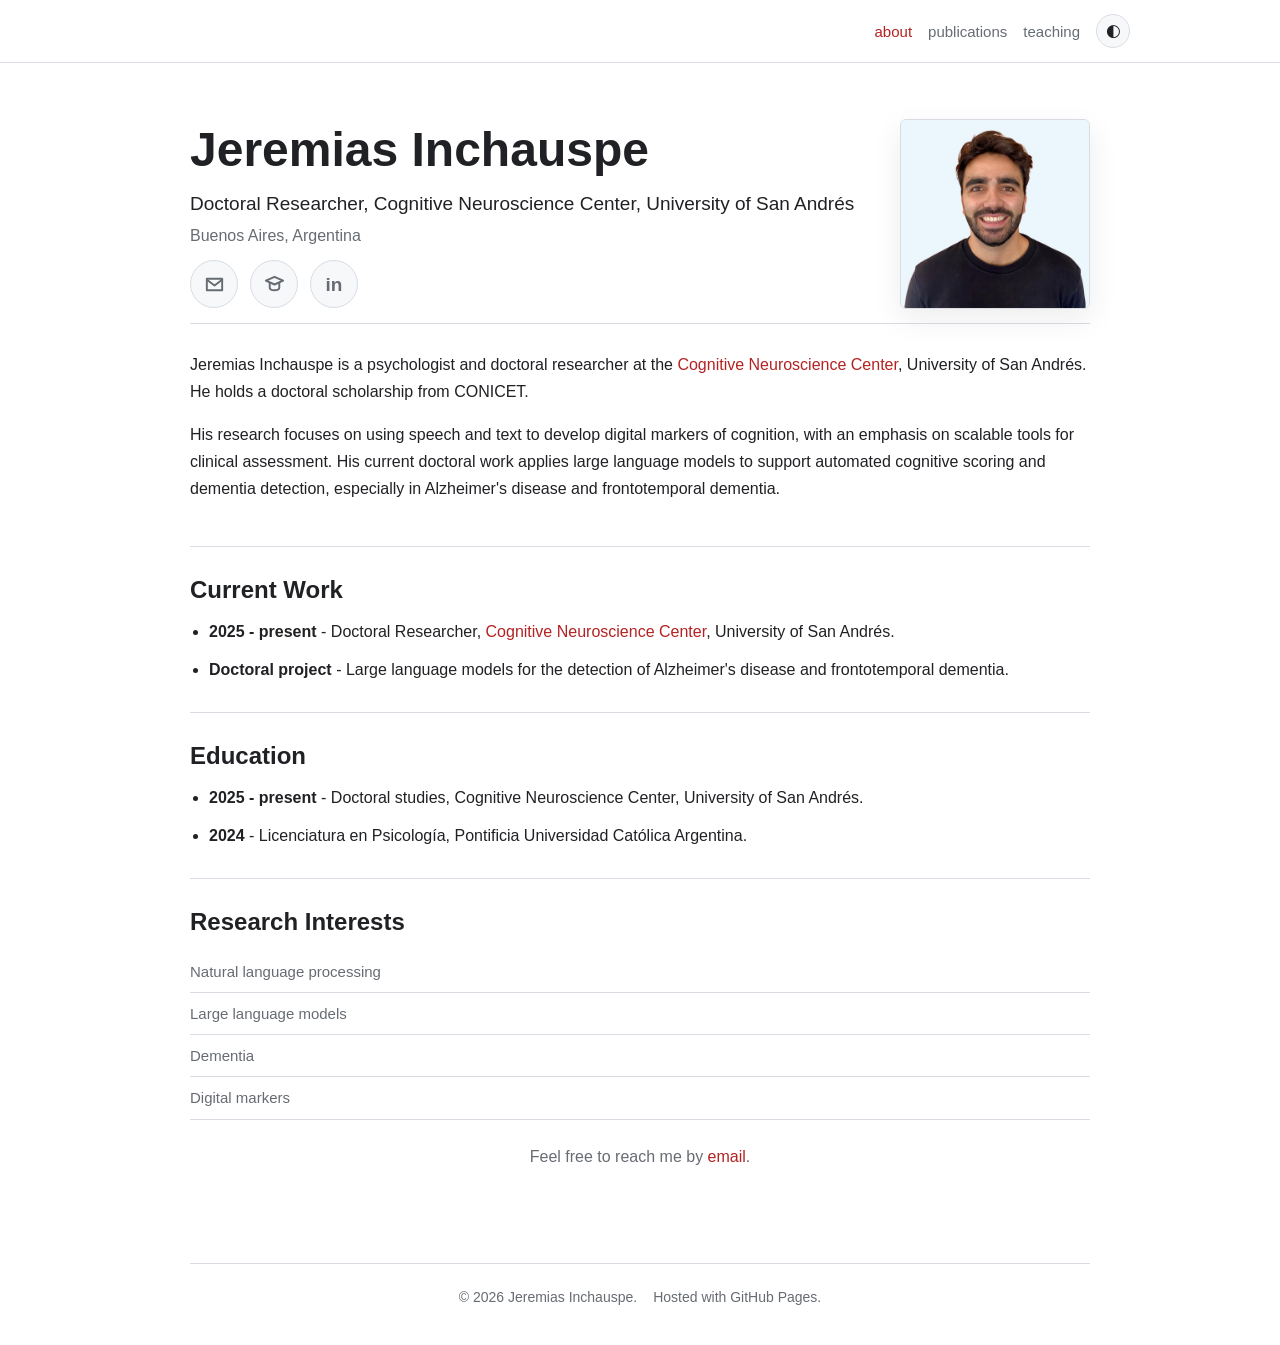
<file: index.html>
<!doctype html>
<html lang="en">
  <head>
    <meta charset="utf-8">
    <meta name="viewport" content="width=device-width, initial-scale=1">
    <title>Jeremias Inchauspe | Doctoral Researcher</title>
    <meta name="description" content="Jeremias Inchauspe is a doctoral researcher at the Cognitive Neuroscience Center, University of San Andrés, working on NLP, large language models, and digital markers of cognition.">
    <link rel="canonical" href="https://jeremiasinchauspe.github.io/">
    <meta property="og:type" content="profile">
    <meta property="og:title" content="Jeremias Inchauspe | Doctoral Researcher">
    <meta property="og:description" content="Research on language, cognition, and scalable digital markers for clinical assessment.">
    <meta property="og:url" content="https://jeremiasinchauspe.github.io/">
    <meta property="og:image" content="https://jeremiasinchauspe.github.io/assets/img/profile-jeremias-fondo-celeste-close.jpg">
    <meta name="twitter:card" content="summary">
    <meta name="theme-color" content="#ffffff" media="(prefers-color-scheme: light)">
    <meta name="theme-color" content="#101214" media="(prefers-color-scheme: dark)">
    <link rel="icon" href="favicon.svg?v=brain" type="image/svg+xml">
    <link rel="stylesheet" href="assets/css/styles.css?v=20260806-cleanup">
    <script type="application/ld+json">
      {
        "@context": "https://schema.org",
        "@type": "Person",
        "name": "Jeremias Inchauspe",
        "alternateName": "Jeremías Inchauspe",
        "url": "https://jeremiasinchauspe.github.io/",
        "image": "https://jeremiasinchauspe.github.io/assets/img/profile-jeremias-fondo-celeste-close.jpg",
        "jobTitle": "Doctoral Researcher",
        "affiliation": {
          "@type": "Organization",
          "name": "Cognitive Neuroscience Center, University of San Andrés",
          "url": "https://www.udesa.edu.ar/cnc"
        },
        "alumniOf": {
          "@type": "CollegeOrUniversity",
          "name": "Pontificia Universidad Católica Argentina",
          "url": "https://uca.edu.ar/"
        },
        "sameAs": [
          "https://scholar.google.com/citations?hl=es&user=roCHrIUAAAAJ",
          "https://www.linkedin.com/in/jeremiasinchauspe/"
        ],
        "knowsAbout": [
          "Natural language processing",
          "Large language models",
          "Dementia",
          "Digital markers",
          "Cognitive neuroscience"
        ]
      }
    </script>
  </head>
  <body>
    <header class="site-header">
      <nav class="nav" aria-label="Primary navigation">
        <div class="nav-links">
          <a class="active" href="index.html" aria-current="page">about</a>
          <a href="publications.html">publications</a>
          <a href="teaching.html">teaching</a>
          <button class="theme-toggle" type="button" aria-label="Toggle color theme" title="Toggle color theme">◐</button>
        </div>
      </nav>
    </header>

    <main class="page">
      <section class="profile">
        <div class="profile-copy">
          <h1>Jeremias Inchauspe</h1>
          <p class="subtitle">Doctoral Researcher, Cognitive Neuroscience Center, University of San Andrés</p>
          <p class="location">Buenos Aires, Argentina</p>
          <div class="contact-icons" role="group" aria-label="Contact links">
            <a class="contact-link" href="mailto:jinchauspe@udesa.edu.ar" title="jinchauspe@udesa.edu.ar" aria-label="Email Jeremias Inchauspe">
              <svg viewBox="0 0 24 24" aria-hidden="true">
                <path d="M4 6h16v12H4z"></path>
                <path d="m4 7 8 6 8-6"></path>
              </svg>
            </a>
            <a class="contact-link" href="https://scholar.google.com/citations?hl=es&amp;user=roCHrIUAAAAJ" target="_blank" rel="noopener noreferrer" title="Google Scholar" aria-label="Google Scholar profile">
              <svg viewBox="0 0 24 24" aria-hidden="true">
                <path d="M3 8 12 4l9 4-9 4-9-4z"></path>
                <path d="M7 10v5c0 1.7 2.2 3 5 3s5-1.3 5-3v-5"></path>
              </svg>
            </a>
            <a class="contact-link" href="https://www.linkedin.com/in/jeremiasinchauspe/" target="_blank" rel="noopener noreferrer" title="LinkedIn" aria-label="LinkedIn profile">
              <span aria-hidden="true">in</span>
            </a>
          </div>
        </div>
        <img class="profile-photo" src="assets/img/profile-jeremias-fondo-celeste-close.jpg" alt="Jeremias Inchauspe" width="190" height="190" fetchpriority="high">
      </section>

      <section class="content-section">
        <p>
          Jeremias Inchauspe is a psychologist and doctoral researcher at the
          <a href="https://www.udesa.edu.ar/cnc" target="_blank" rel="noopener noreferrer">Cognitive Neuroscience Center</a>,
          University of San Andrés. He holds a doctoral scholarship from CONICET.
        </p>
        <p>
          His research focuses on using speech and text to develop digital markers of cognition, with an emphasis on scalable tools for clinical assessment. His current doctoral work applies large language models to support automated cognitive scoring and dementia detection, especially in Alzheimer's disease and frontotemporal dementia.
        </p>
      </section>

      <section class="content-section">
        <div>
          <h2>Current Work</h2>
          <ul class="compact-list">
            <li><strong>2025 - present</strong> - Doctoral Researcher, <a href="https://www.udesa.edu.ar/cnc" target="_blank" rel="noopener noreferrer">Cognitive Neuroscience Center</a>, University of San Andrés.</li>
            <li><strong>Doctoral project</strong> - Large language models for the detection of Alzheimer's disease and frontotemporal dementia.</li>
          </ul>
        </div>
      </section>

      <section class="content-section">
        <div>
          <h2>Education</h2>
          <ul class="compact-list">
            <li><strong>2025 - present</strong> - Doctoral studies, Cognitive Neuroscience Center, University of San Andrés.</li>
            <li><strong>2024</strong> - Licenciatura en Psicología, Pontificia Universidad Católica Argentina.</li>
          </ul>
        </div>
      </section>

      <section class="content-section tight-bottom">
        <div>
          <h2>Research Interests</h2>
          <table class="interest-table">
            <tbody>
              <tr><td>Natural language processing</td></tr>
              <tr><td>Large language models</td></tr>
              <tr><td>Dementia</td></tr>
              <tr><td>Digital markers</td></tr>
            </tbody>
          </table>
        </div>
      </section>

      <section class="contact-section" aria-label="Contact">
        <p>Feel free to reach me by <a href="mailto:jinchauspe@udesa.edu.ar" title="jinchauspe@udesa.edu.ar">email</a>.</p>
      </section>
    </main>

    <footer class="site-footer">
      <span>© 2026 Jeremias Inchauspe.</span>
      <span>Hosted with GitHub Pages.</span>
    </footer>

    <script src="assets/js/site.js?v=20260806-cleanup"></script>
  </body>
</html>
</file>
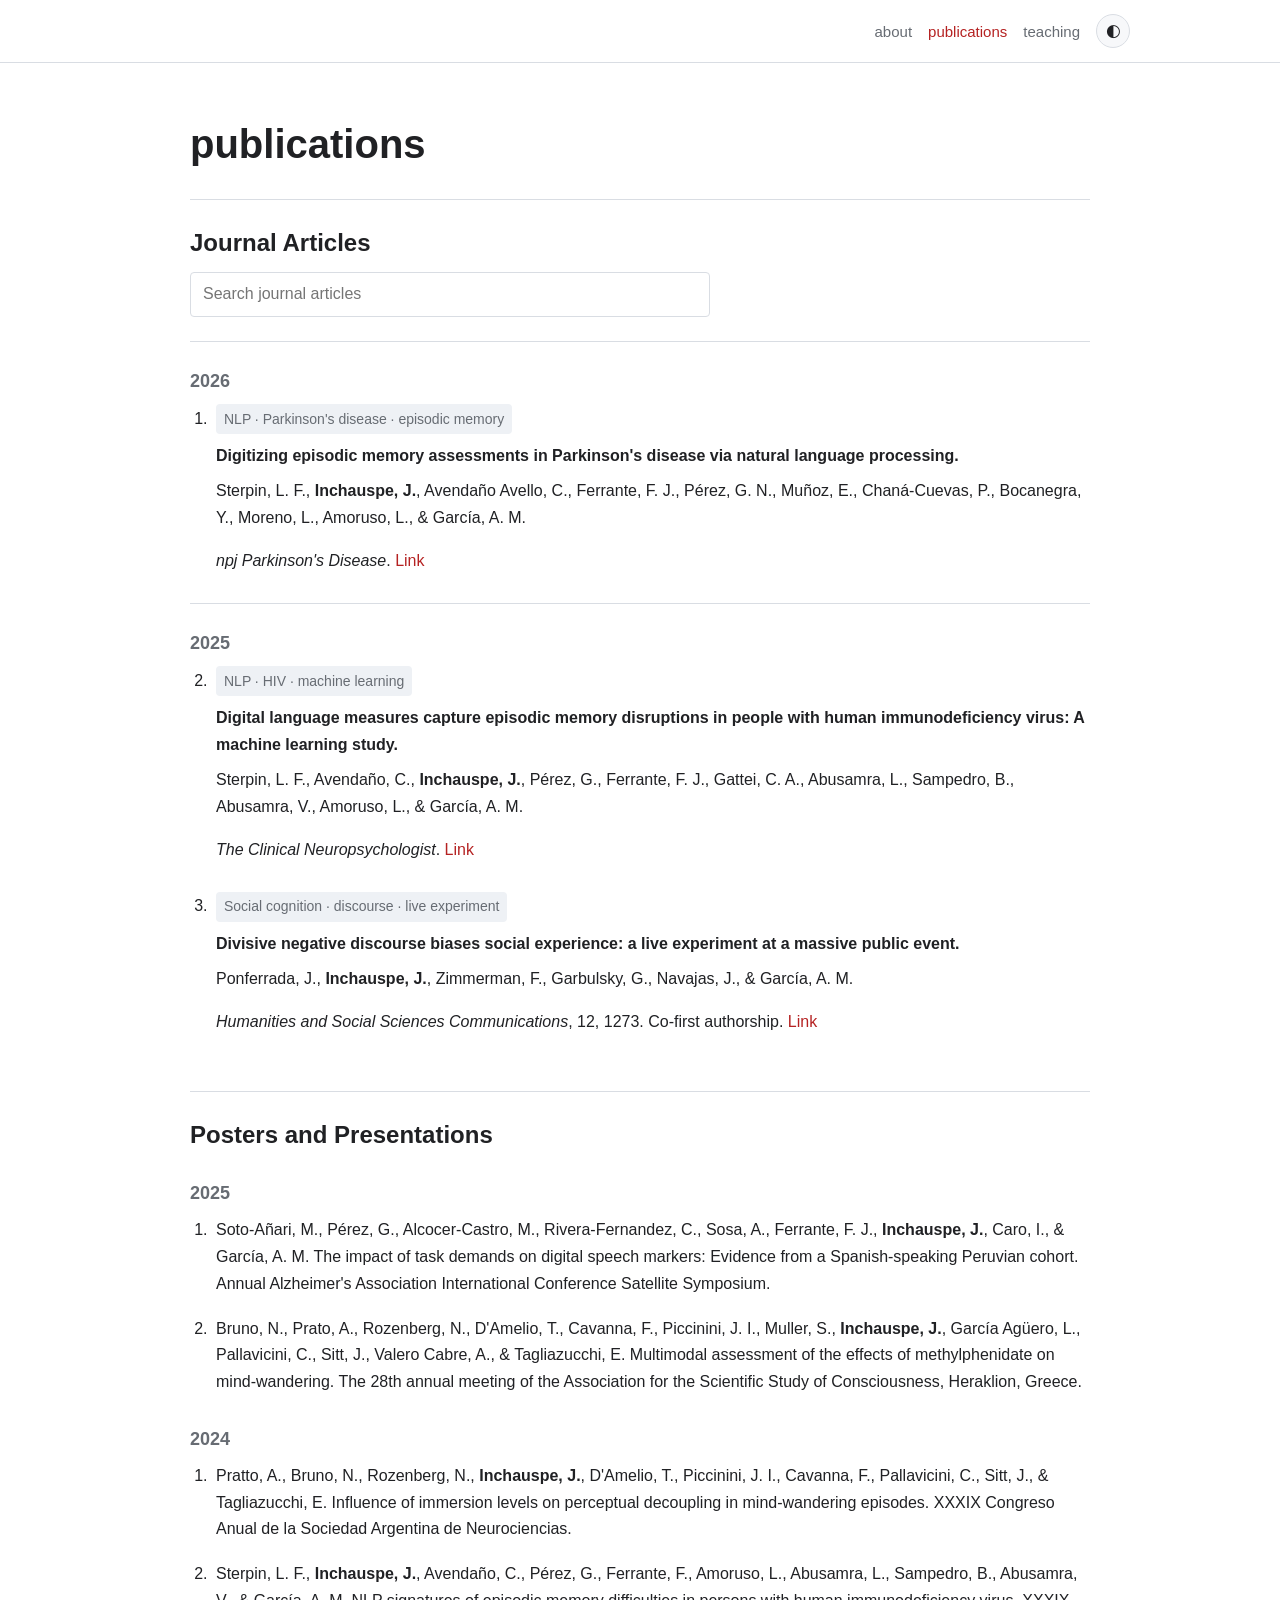
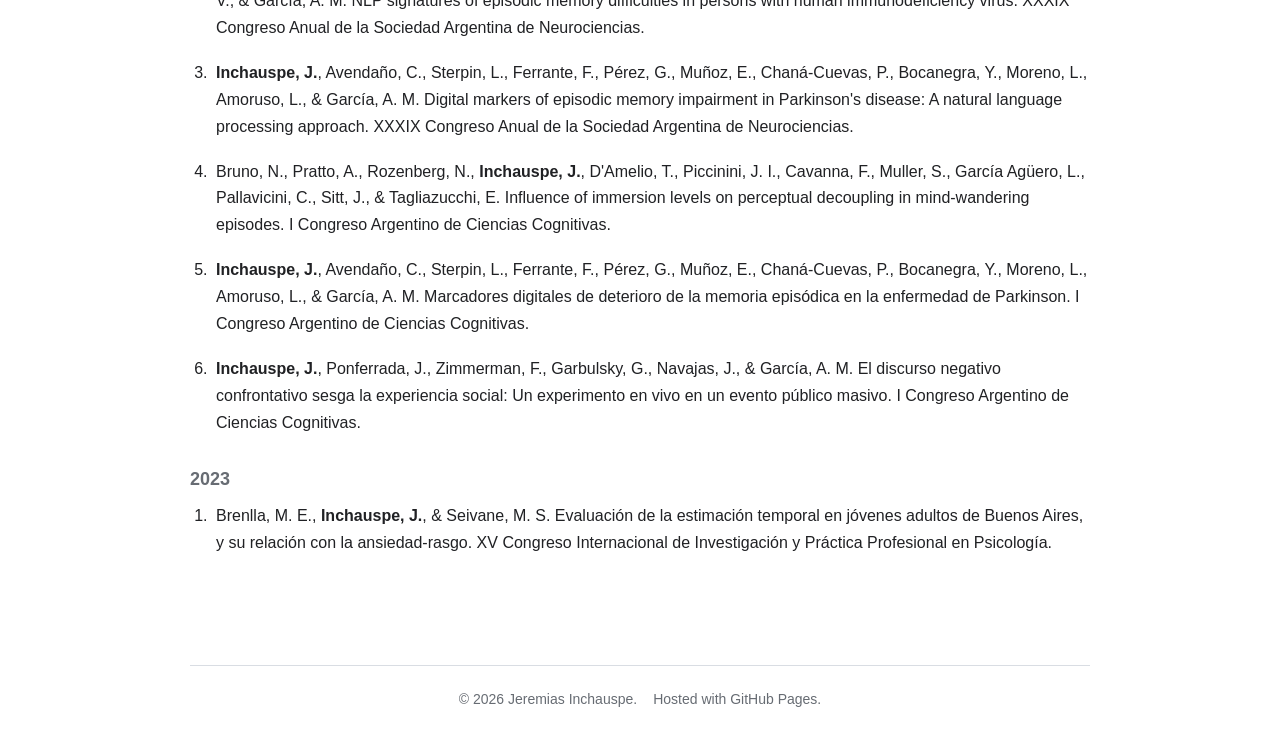
<file: publications.html>
<!doctype html>
<html lang="en">
  <head>
    <meta charset="utf-8">
    <meta name="viewport" content="width=device-width, initial-scale=1">
    <title>Publications | Jeremias Inchauspe</title>
    <meta name="description" content="Journal articles, posters, and academic presentations by Jeremias Inchauspe on natural language processing, cognition, and digital markers.">
    <link rel="canonical" href="https://jeremiasinchauspe.github.io/publications.html">
    <meta property="og:type" content="website">
    <meta property="og:title" content="Publications | Jeremias Inchauspe">
    <meta property="og:description" content="Journal articles, posters, and academic presentations on language, cognition, and digital markers.">
    <meta property="og:url" content="https://jeremiasinchauspe.github.io/publications.html">
    <meta name="theme-color" content="#ffffff" media="(prefers-color-scheme: light)">
    <meta name="theme-color" content="#101214" media="(prefers-color-scheme: dark)">
    <link rel="icon" href="favicon.svg?v=brain" type="image/svg+xml">
    <link rel="stylesheet" href="assets/css/styles.css?v=20260806-cleanup">
  </head>
  <body>
    <header class="site-header">
      <nav class="nav" aria-label="Primary navigation">
        <div class="nav-links">
          <a href="index.html">about</a>
          <a class="active" href="publications.html" aria-current="page">publications</a>
          <a href="teaching.html">teaching</a>
          <button class="theme-toggle" type="button" aria-label="Toggle color theme" title="Toggle color theme">◐</button>
        </div>
      </nav>
    </header>

    <main class="page">
      <header class="page-heading">
        <h1>publications</h1>
      </header>

      <section class="content-section">
        <h2>Journal Articles</h2>

        <div class="publication-browser" aria-label="Journal article browser">
          <label class="sr-only" for="publication-search">Search journal articles</label>
          <input id="publication-search" class="search-input" type="search" placeholder="Search journal articles" autocomplete="off">
        </div>

        <section class="publication-year" data-publication-year>
          <h3>2026</h3>
          <ol class="pub-list">
            <li>
              <article class="pub-entry" data-publication-entry>
                <div class="pub-tags">NLP · Parkinson's disease · episodic memory</div>
                <p class="pub-title">Digitizing episodic memory assessments in Parkinson's disease via natural language processing.</p>
                <p>Sterpin, L. F., <strong>Inchauspe, J.</strong>, Avendaño Avello, C., Ferrante, F. J., Pérez, G. N., Muñoz, E., Chaná-Cuevas, P., Bocanegra, Y., Moreno, L., Amoruso, L., &amp; García, A. M.</p>
                <p><em>npj Parkinson's Disease</em>. <a href="https://doi.org/10.1038/s41531-026-01471-z" target="_blank" rel="noopener noreferrer">Link</a></p>
              </article>
            </li>
          </ol>
        </section>

        <section class="publication-year" data-publication-year>
          <h3>2025</h3>
          <ol class="pub-list" start="2">
            <li>
              <article class="pub-entry" data-publication-entry>
                <div class="pub-tags">NLP · HIV · machine learning</div>
                <p class="pub-title">Digital language measures capture episodic memory disruptions in people with human immunodeficiency virus: A machine learning study.</p>
                <p>Sterpin, L. F., Avendaño, C., <strong>Inchauspe, J.</strong>, Pérez, G., Ferrante, F. J., Gattei, C. A., Abusamra, L., Sampedro, B., Abusamra, V., Amoruso, L., &amp; García, A. M.</p>
                <p><em>The Clinical Neuropsychologist</em>. <a href="https://doi.org/10.1080/13854046.2025.2545943" target="_blank" rel="noopener noreferrer">Link</a></p>
              </article>
            </li>
            <li>
              <article class="pub-entry" data-publication-entry>
                <div class="pub-tags">Social cognition · discourse · live experiment</div>
                <p class="pub-title">Divisive negative discourse biases social experience: a live experiment at a massive public event.</p>
                <p>Ponferrada, J., <strong>Inchauspe, J.</strong>, Zimmerman, F., Garbulsky, G., Navajas, J., &amp; García, A. M.</p>
                <p><em>Humanities and Social Sciences Communications</em>, 12, 1273. Co-first authorship. <a href="https://doi.org/10.1057/s41599-025-05652-8" target="_blank" rel="noopener noreferrer">Link</a></p>
              </article>
            </li>
          </ol>
        </section>

        <p class="empty-state" data-publication-empty hidden>No journal articles match your search.</p>
      </section>

      <section class="content-section">
        <h2>Posters and Presentations</h2>
        <h3>2025</h3>
        <ol class="pub-list compact">
          <li>Soto-Añari, M., Pérez, G., Alcocer-Castro, M., Rivera-Fernandez, C., Sosa, A., Ferrante, F. J., <strong>Inchauspe, J.</strong>, Caro, I., &amp; García, A. M. The impact of task demands on digital speech markers: Evidence from a Spanish-speaking Peruvian cohort. Annual Alzheimer's Association International Conference Satellite Symposium.</li>
          <li>Bruno, N., Prato, A., Rozenberg, N., D'Amelio, T., Cavanna, F., Piccinini, J. I., Muller, S., <strong>Inchauspe, J.</strong>, García Agüero, L., Pallavicini, C., Sitt, J., Valero Cabre, A., &amp; Tagliazucchi, E. Multimodal assessment of the effects of methylphenidate on mind-wandering. The 28th annual meeting of the Association for the Scientific Study of Consciousness, Heraklion, Greece.</li>
        </ol>

        <h3>2024</h3>
        <ol class="pub-list compact">
          <li>Pratto, A., Bruno, N., Rozenberg, N., <strong>Inchauspe, J.</strong>, D'Amelio, T., Piccinini, J. I., Cavanna, F., Pallavicini, C., Sitt, J., &amp; Tagliazucchi, E. Influence of immersion levels on perceptual decoupling in mind-wandering episodes. XXXIX Congreso Anual de la Sociedad Argentina de Neurociencias.</li>
          <li>Sterpin, L. F., <strong>Inchauspe, J.</strong>, Avendaño, C., Pérez, G., Ferrante, F., Amoruso, L., Abusamra, L., Sampedro, B., Abusamra, V., &amp; García, A. M. NLP signatures of episodic memory difficulties in persons with human immunodeficiency virus. XXXIX Congreso Anual de la Sociedad Argentina de Neurociencias.</li>
          <li><strong>Inchauspe, J.</strong>, Avendaño, C., Sterpin, L., Ferrante, F., Pérez, G., Muñoz, E., Chaná-Cuevas, P., Bocanegra, Y., Moreno, L., Amoruso, L., &amp; García, A. M. Digital markers of episodic memory impairment in Parkinson's disease: A natural language processing approach. XXXIX Congreso Anual de la Sociedad Argentina de Neurociencias.</li>
          <li>Bruno, N., Pratto, A., Rozenberg, N., <strong>Inchauspe, J.</strong>, D'Amelio, T., Piccinini, J. I., Cavanna, F., Muller, S., García Agüero, L., Pallavicini, C., Sitt, J., &amp; Tagliazucchi, E. Influence of immersion levels on perceptual decoupling in mind-wandering episodes. I Congreso Argentino de Ciencias Cognitivas.</li>
          <li><strong>Inchauspe, J.</strong>, Avendaño, C., Sterpin, L., Ferrante, F., Pérez, G., Muñoz, E., Chaná-Cuevas, P., Bocanegra, Y., Moreno, L., Amoruso, L., &amp; García, A. M. Marcadores digitales de deterioro de la memoria episódica en la enfermedad de Parkinson. I Congreso Argentino de Ciencias Cognitivas.</li>
          <li><strong>Inchauspe, J.</strong>, Ponferrada, J., Zimmerman, F., Garbulsky, G., Navajas, J., &amp; García, A. M. El discurso negativo confrontativo sesga la experiencia social: Un experimento en vivo en un evento público masivo. I Congreso Argentino de Ciencias Cognitivas.</li>
        </ol>

        <h3>2023</h3>
        <ol class="pub-list compact">
          <li>Brenlla, M. E., <strong>Inchauspe, J.</strong>, &amp; Seivane, M. S. Evaluación de la estimación temporal en jóvenes adultos de Buenos Aires, y su relación con la ansiedad-rasgo. XV Congreso Internacional de Investigación y Práctica Profesional en Psicología.</li>
        </ol>
      </section>
    </main>

    <footer class="site-footer">
      <span>© 2026 Jeremias Inchauspe.</span>
      <span>Hosted with GitHub Pages.</span>
    </footer>

    <script src="assets/js/site.js?v=20260806-cleanup"></script>
  </body>
</html>
</file>
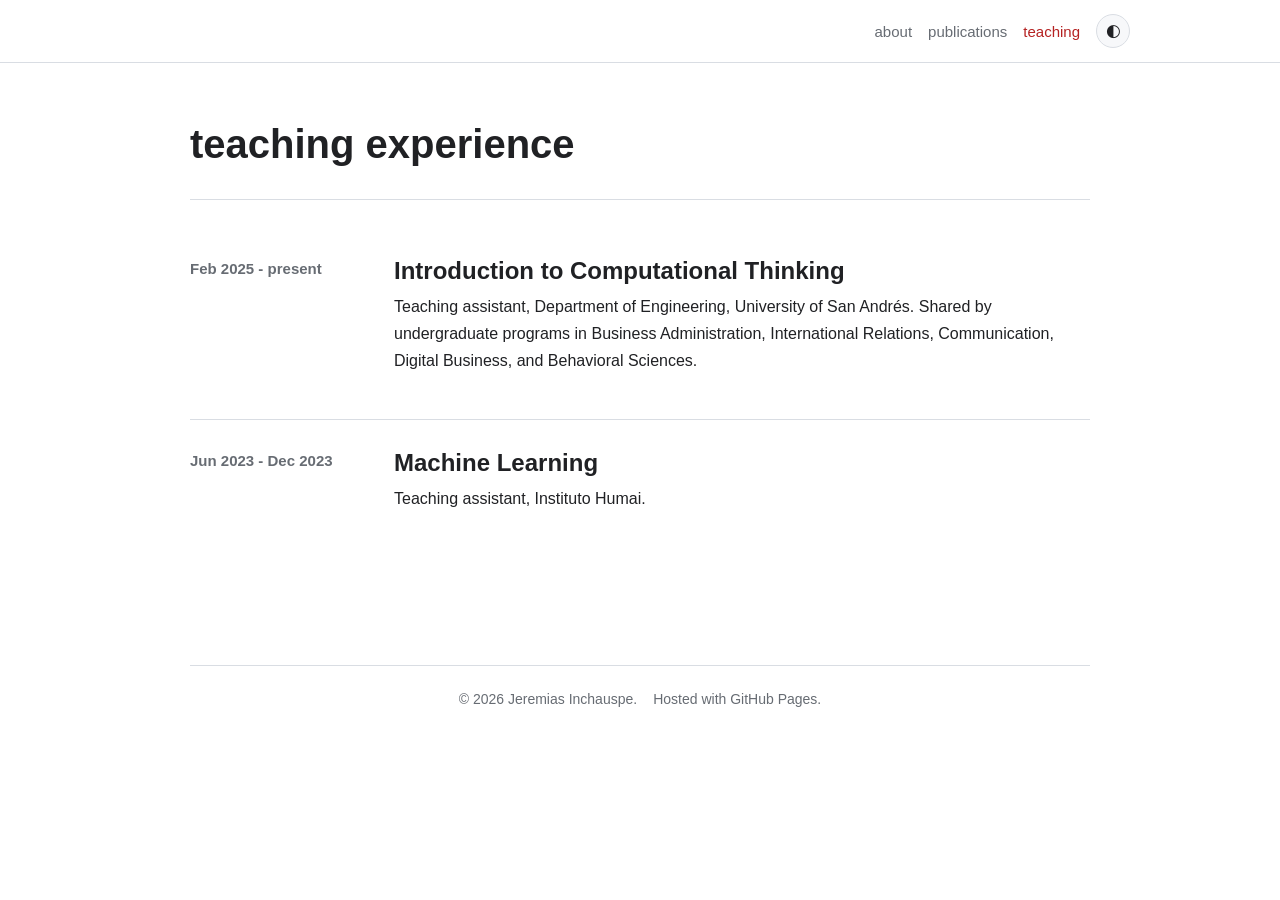
<file: teaching.html>
<!doctype html>
<html lang="en">
  <head>
    <meta charset="utf-8">
    <meta name="viewport" content="width=device-width, initial-scale=1">
    <title>Teaching Experience | Jeremias Inchauspe</title>
    <meta name="description" content="Teaching experience of Jeremias Inchauspe in computational thinking and machine learning.">
    <link rel="canonical" href="https://jeremiasinchauspe.github.io/teaching.html">
    <meta property="og:type" content="website">
    <meta property="og:title" content="Teaching Experience | Jeremias Inchauspe">
    <meta property="og:description" content="Teaching experience in computational thinking and machine learning.">
    <meta property="og:url" content="https://jeremiasinchauspe.github.io/teaching.html">
    <meta name="theme-color" content="#ffffff" media="(prefers-color-scheme: light)">
    <meta name="theme-color" content="#101214" media="(prefers-color-scheme: dark)">
    <link rel="icon" href="favicon.svg?v=brain" type="image/svg+xml">
    <link rel="stylesheet" href="assets/css/styles.css?v=20260806-cleanup">
  </head>
  <body>
    <header class="site-header">
      <nav class="nav" aria-label="Primary navigation">
        <div class="nav-links">
          <a href="index.html">about</a>
          <a href="publications.html">publications</a>
          <a class="active" href="teaching.html" aria-current="page">teaching</a>
          <button class="theme-toggle" type="button" aria-label="Toggle color theme" title="Toggle color theme">◐</button>
        </div>
      </nav>
    </header>

    <main class="page">
      <header class="page-heading">
        <h1>teaching experience</h1>
      </header>

      <section class="content-section">
        <article class="timeline-item">
          <div class="date">Feb 2025 - present</div>
          <div>
            <h2>Introduction to Computational Thinking</h2>
            <p>Teaching assistant, Department of Engineering, University of San Andrés. Shared by undergraduate programs in Business Administration, International Relations, Communication, Digital Business, and Behavioral Sciences.</p>
          </div>
        </article>

        <article class="timeline-item">
          <div class="date">Jun 2023 - Dec 2023</div>
          <div>
            <h2>Machine Learning</h2>
            <p>Teaching assistant, Instituto Humai.</p>
          </div>
        </article>
      </section>

    </main>

    <footer class="site-footer">
      <span>© 2026 Jeremias Inchauspe.</span>
      <span>Hosted with GitHub Pages.</span>
    </footer>

    <script src="assets/js/site.js?v=20260806-cleanup"></script>
  </body>
</html>
</file>
<file: assets/css/styles.css>
:root {
  --bg: #ffffff;
  --text: #202124;
  --muted: #676c73;
  --line: #d9dde3;
  --accent: #b52222;
  --accent-strong: #8f1717;
  --surface: #f7f8fa;
  --tag: #eef1f5;
  --shadow: 0 10px 30px rgba(20, 24, 31, 0.08);
}

:root[data-theme="dark"] {
  --bg: #101214;
  --text: #f1f3f5;
  --muted: #b2bac2;
  --line: #31363d;
  --accent: #ff746f;
  --accent-strong: #ff918d;
  --surface: #191d21;
  --tag: #252b31;
  --shadow: none;
}

* {
  box-sizing: border-box;
}

body {
  margin: 0;
  min-height: 100vh;
  background: var(--bg);
  color: var(--text);
  font-family: -apple-system, BlinkMacSystemFont, "Segoe UI", Roboto, Helvetica, Arial, sans-serif;
  font-size: 16px;
  line-height: 1.68;
}

a {
  color: var(--accent);
  text-decoration: none;
}

a:hover,
a:focus {
  color: var(--accent-strong);
  text-decoration: underline;
}

.site-header {
  position: sticky;
  top: 0;
  z-index: 10;
  border-bottom: 1px solid var(--line);
  background: color-mix(in srgb, var(--bg) 92%, transparent);
  backdrop-filter: blur(12px);
}

.nav {
  display: flex;
  align-items: center;
  justify-content: flex-end;
  width: min(980px, calc(100% - 32px));
  min-height: 62px;
  margin: 0 auto;
}

.nav-links {
  display: flex;
  align-items: center;
  gap: 16px;
}

.nav-links a {
  color: var(--muted);
  font-size: 15px;
  line-height: 1;
}

.nav-links a.active,
.nav-links a:hover {
  color: var(--accent);
  text-decoration: none;
}

.theme-toggle {
  display: inline-grid;
  flex: 0 0 34px;
  width: 34px;
  height: 34px;
  place-items: center;
  border: 1px solid var(--line);
  border-radius: 50%;
  background: var(--surface);
  color: var(--text);
  cursor: pointer;
  font: inherit;
  font-size: 17px;
}

.page {
  width: min(900px, calc(100% - 36px));
  margin: 56px auto 80px;
}

.profile {
  display: grid;
  grid-template-columns: minmax(0, 1fr) 190px;
  align-items: center;
  gap: 34px;
  margin-bottom: 14px;
}

.profile-photo {
  width: 190px;
  aspect-ratio: 1;
  border: 1px solid var(--line);
  border-radius: 6px;
  background: #eef6fb;
  object-fit: cover;
  box-shadow: var(--shadow);
}

h1,
h2,
h3 {
  margin: 0;
  line-height: 1.25;
  letter-spacing: 0;
}

h1 {
  font-size: clamp(34px, 6vw, 48px);
  font-weight: 700;
}

h2 {
  margin-bottom: 14px;
  font-size: 24px;
}

h3 {
  margin: 32px 0 12px;
  color: var(--muted);
  font-size: 18px;
  font-weight: 650;
}

p {
  margin: 0 0 16px;
}

.subtitle {
  margin-top: 10px;
  margin-bottom: 6px;
  color: var(--text);
  font-size: 19px;
  line-height: 1.45;
}

.location {
  color: var(--muted);
}

.profile .location {
  margin-bottom: 0;
}

.content-section {
  padding: 28px 0;
  border-top: 1px solid var(--line);
}

.content-section.tight-bottom {
  padding-bottom: 0;
}

.sr-only {
  position: absolute;
  width: 1px;
  height: 1px;
  overflow: hidden;
  clip-path: inset(50%);
  white-space: nowrap;
}

.page-heading {
  margin-bottom: 30px;
}

.page-heading h1 {
  font-size: 40px;
  text-transform: lowercase;
}

.compact-list {
  margin: 0;
  padding-left: 19px;
}

.compact-list li + li {
  margin-top: 11px;
}

.pub-tags {
  display: inline-flex;
  align-items: center;
  min-height: 30px;
  border-radius: 4px;
  background: var(--tag);
  color: var(--muted);
  font-size: 14px;
  padding: 5px 9px;
}

.interest-table {
  width: 100%;
  border-collapse: collapse;
  color: var(--muted);
  font-size: 15px;
}

.interest-table td {
  padding: 8px 0;
  border-bottom: 1px solid var(--line);
}

.interest-table tr:last-child td {
  border-bottom: 0;
}

.contact-section {
  padding: 24px 0 12px;
  border-top: 1px solid var(--line);
  text-align: center;
}

.contact-icons {
  display: flex;
  width: max-content;
  justify-content: flex-start;
  justify-self: start;
  gap: 12px;
  margin-top: 10px;
  margin-bottom: 0;
}

.contact-link {
  display: inline-flex;
  align-items: center;
  justify-content: center;
  width: 48px;
  height: 48px;
  border: 1px solid var(--line);
  border-radius: 50%;
  background: var(--surface);
  color: var(--muted);
}

.contact-link:hover,
.contact-link:focus {
  border-color: var(--accent);
  background: var(--accent);
  color: #fff;
  text-decoration: none;
}

.theme-toggle:focus-visible,
.contact-link:focus-visible,
.search-input:focus-visible {
  outline: 2px solid var(--accent);
  outline-offset: 3px;
}

.contact-link svg {
  width: 23px;
  height: 23px;
  fill: none;
  stroke: currentColor;
  stroke-linecap: round;
  stroke-linejoin: round;
  stroke-width: 2;
}

.contact-link span {
  font-size: 19px;
  font-weight: 700;
  letter-spacing: 0;
  line-height: 1;
}

.contact-section p {
  margin: 0;
  color: var(--muted);
}

.pub-list {
  margin: 0;
  padding-left: 22px;
}

.publication-browser {
  padding: 0 0 24px;
}

.search-input {
  width: 100%;
  max-width: 520px;
  min-height: 42px;
  border: 1px solid var(--line);
  border-radius: 4px;
  background: var(--bg);
  color: var(--text);
  font: inherit;
  padding: 8px 12px;
}

.search-input:focus {
  border-color: var(--accent);
  outline: 2px solid color-mix(in srgb, var(--accent) 22%, transparent);
  outline-offset: 2px;
}

.publication-year {
  padding: 28px 0;
  border-top: 1px solid var(--line);
}

.publication-year h3 {
  margin-top: 0;
}

.pub-list li {
  padding-left: 4px;
}

.pub-list li + li {
  margin-top: 28px;
}

.pub-list.compact li + li {
  margin-top: 18px;
}

.pub-tags {
  margin-bottom: 9px;
  max-width: 100%;
  padding: 4px 8px;
  line-height: 1.35;
}

.pub-title {
  margin-bottom: 8px;
  color: var(--text);
  font-weight: 700;
}

.pub-entry p:last-child {
  margin-bottom: 0;
}

.empty-state {
  padding: 28px 0;
  border-top: 1px solid var(--line);
  color: var(--muted);
}

.timeline-item {
  display: grid;
  grid-template-columns: 170px minmax(0, 1fr);
  gap: 34px;
  padding: 28px 0;
  border-bottom: 1px solid var(--line);
}

.timeline-item:last-child {
  border-bottom: 0;
}

.timeline-item h2 {
  margin-bottom: 8px;
}

.date {
  color: var(--muted);
  font-size: 15px;
  font-weight: 600;
}

.site-footer {
  display: flex;
  justify-content: center;
  flex-wrap: wrap;
  gap: 8px 16px;
  width: min(900px, calc(100% - 36px));
  margin: 0 auto 36px;
  padding-top: 22px;
  border-top: 1px solid var(--line);
  color: var(--muted);
  font-size: 14px;
}

@media (max-width: 720px) {
  .nav {
    justify-content: flex-start;
    min-height: 58px;
    overflow-x: auto;
  }

  .nav-links {
    flex: 1;
    justify-content: flex-end;
    gap: 14px;
    min-width: max-content;
  }

  .page {
    margin-top: 34px;
  }

  .profile,
  .timeline-item {
    grid-template-columns: 1fr;
  }

  .profile {
    gap: 18px;
  }

  .profile-copy {
    grid-row: 2;
  }

  .profile-photo {
    width: 128px;
    grid-row: 1;
  }

  .timeline-item {
    gap: 8px;
  }
}
</file>
